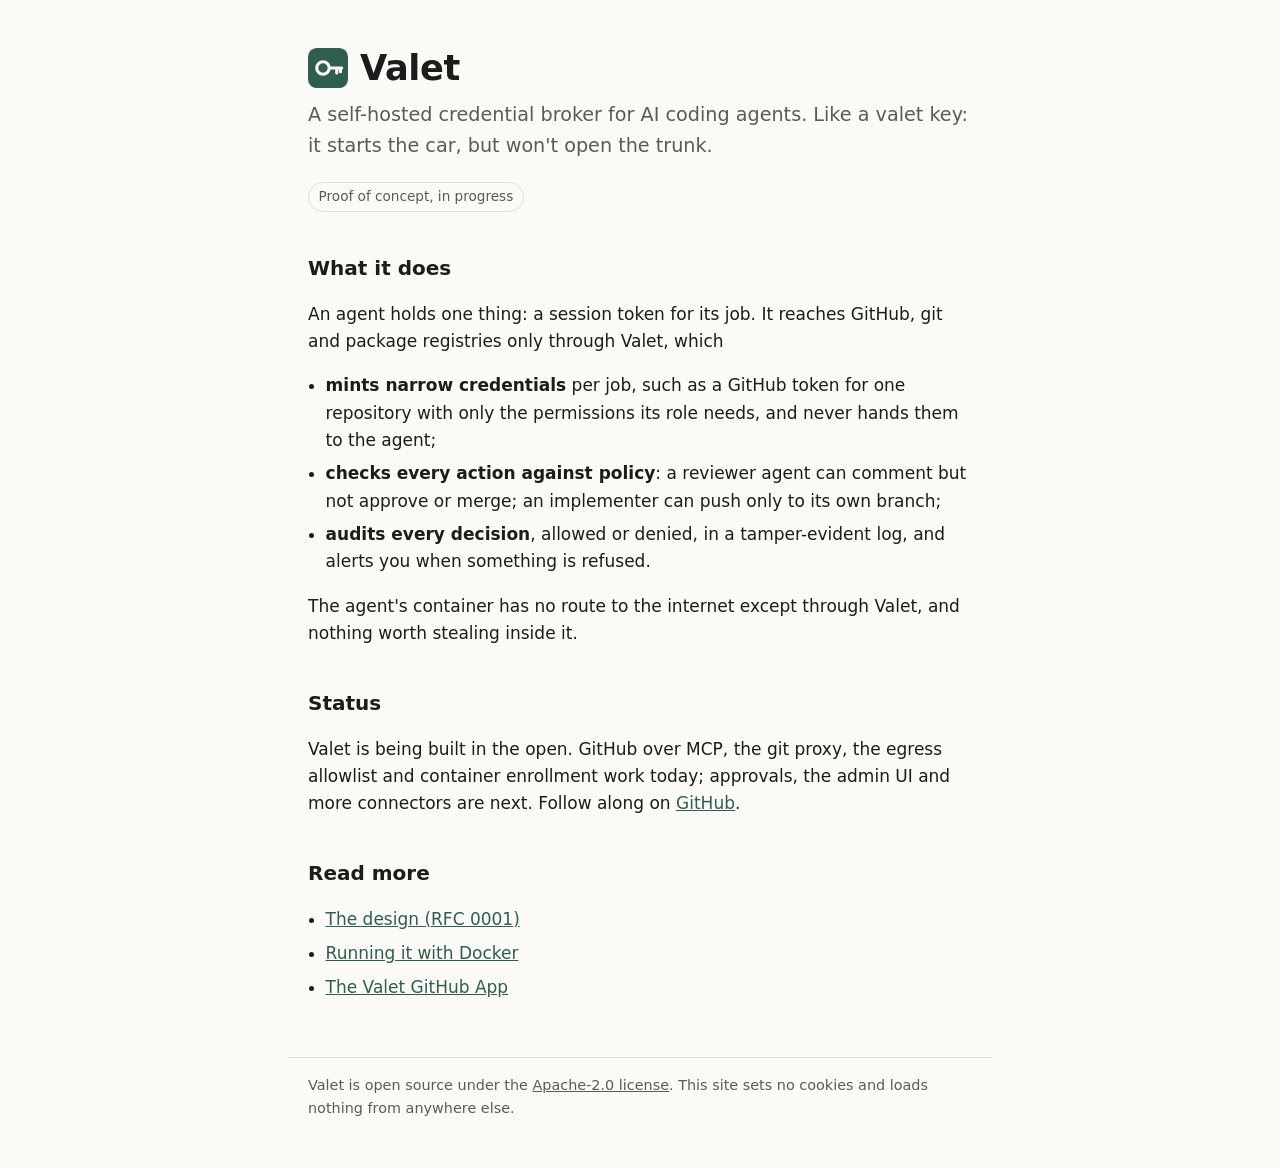
<file: site/index.html>
<!doctype html>
<html lang="en">
<head>
  <meta charset="utf-8">
  <meta name="viewport" content="width=device-width, initial-scale=1">
  <title>Valet: a credential broker for AI coding agents</title>
  <meta name="description" content="Agents hold one per-job token; Valet mints narrow credentials, checks every action against policy and audits every decision.">
  <link rel="icon" href="icon.svg" type="image/svg+xml">
  <link rel="stylesheet" href="style.css">
</head>
<body>
  <header>
    <a class="mark" href="./">
      <svg viewBox="0 0 64 64" aria-hidden="true"><rect width="64" height="64" rx="14" fill="#2f5d50"/><circle cx="24" cy="32" r="10" fill="none" stroke="#fbfaf7" stroke-width="5"/><path d="M34 32h20M46 32v8M52 32v6" fill="none" stroke="#fbfaf7" stroke-width="5" stroke-linecap="round"/></svg>
      <h1>Valet</h1>
    </a>
    <p class="tagline">A self-hosted credential broker for AI coding agents. Like a valet key: it starts the car, but won't open the trunk.</p>
    <span class="status">Proof of concept, in progress</span>
  </header>
  <main>
    <h2>What it does</h2>
    <p>An agent holds one thing: a session token for its job. It reaches GitHub, git and package registries only through Valet, which</p>
    <ul class="points">
      <li><strong>mints narrow credentials</strong> per job, such as a GitHub token for one repository with only the permissions its role needs, and never hands them to the agent;</li>
      <li><strong>checks every action against policy</strong>: a reviewer agent can comment but not approve or merge; an implementer can push only to its own branch;</li>
      <li><strong>audits every decision</strong>, allowed or denied, in a tamper-evident log, and alerts you when something is refused.</li>
    </ul>
    <p>The agent's container has no route to the internet except through Valet, and nothing worth stealing inside it.</p>

    <h2>Status</h2>
    <p>Valet is being built in the open. GitHub over MCP, the git proxy, the egress allowlist and container enrollment work today; approvals, the admin UI and more connectors are next. Follow along on <a href="https://github.com/xcwds/valet">GitHub</a>.</p>

    <h2>Read more</h2>
    <ul class="points">
      <li><a href="https://github.com/xcwds/valet/blob/main/docs/rfc/0001-design.md">The design (RFC 0001)</a></li>
      <li><a href="https://github.com/xcwds/valet/blob/main/docs/deploy.md">Running it with Docker</a></li>
      <li><a href="github-app/">The Valet GitHub App</a></li>
    </ul>
  </main>
  <footer>
    Valet is open source under the <a href="https://github.com/xcwds/valet/blob/main/LICENSE">Apache-2.0 license</a>. This site sets no cookies and loads nothing from anywhere else.
  </footer>
</body>
</html>
</file>
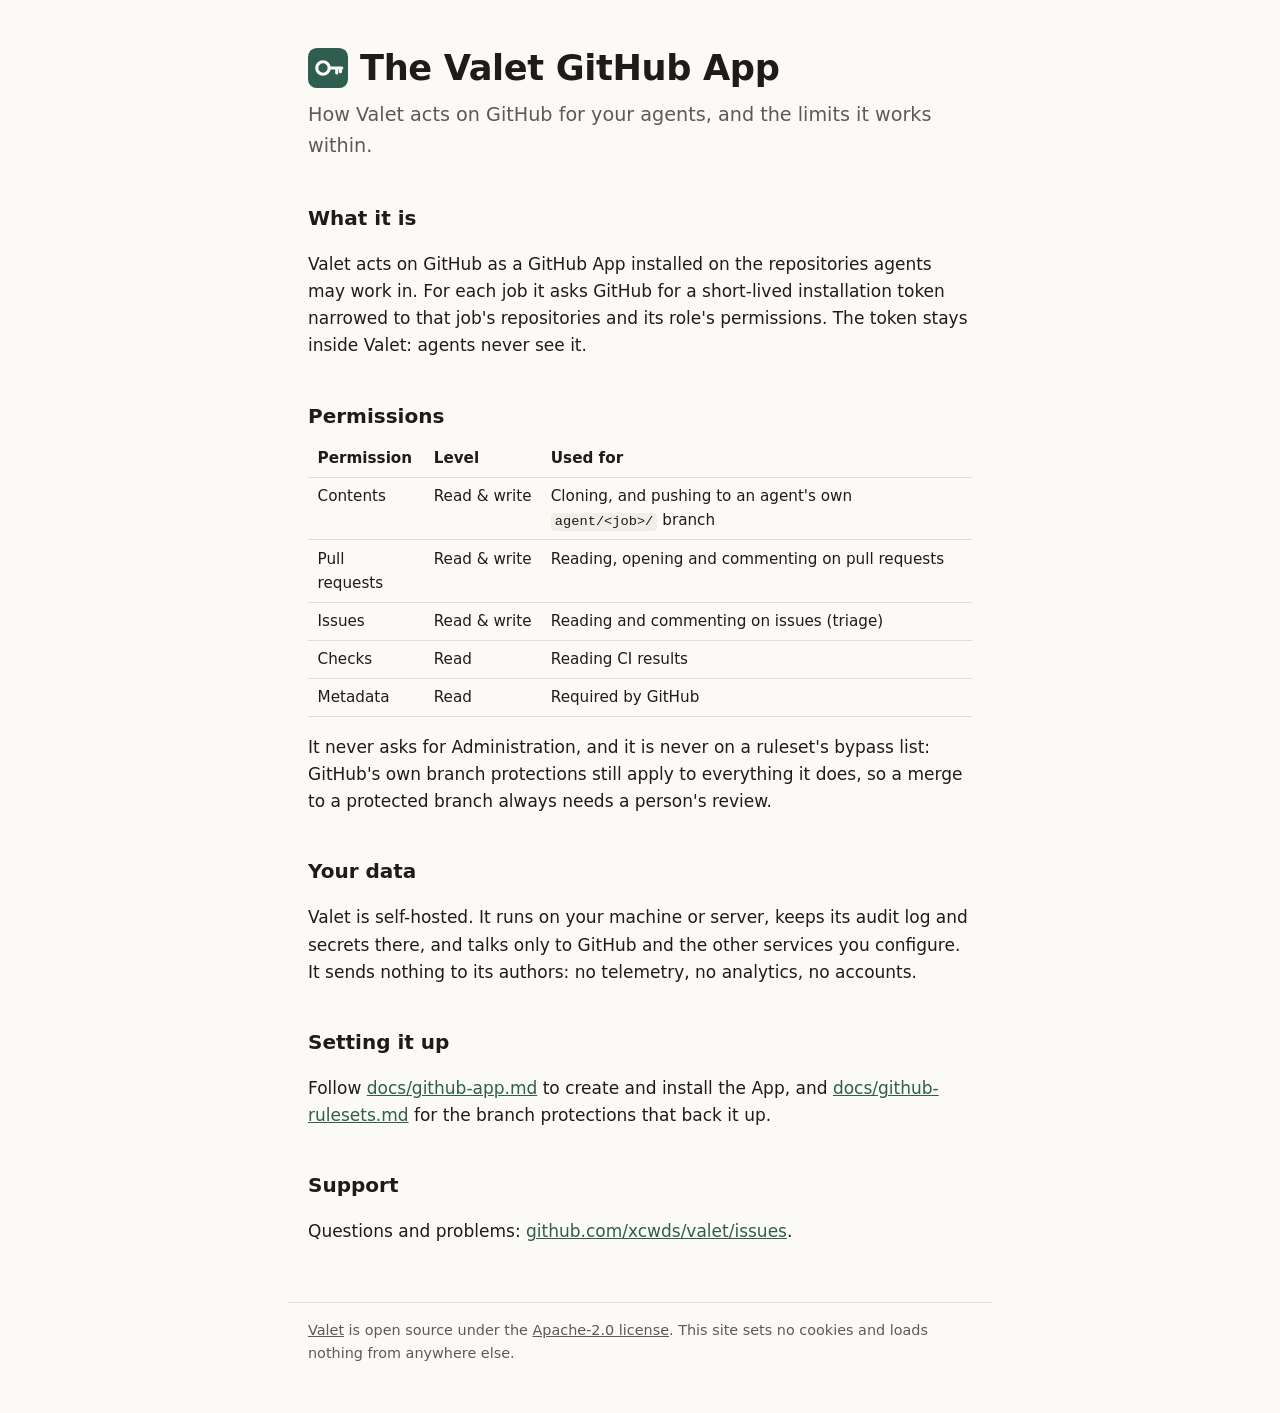
<file: site/github-app/index.html>
<!doctype html>
<html lang="en">
<head>
  <meta charset="utf-8">
  <meta name="viewport" content="width=device-width, initial-scale=1">
  <title>The Valet GitHub App</title>
  <meta name="description" content="What the Valet GitHub App can do, what it never can, and where your data goes.">
  <link rel="icon" href="../icon.svg" type="image/svg+xml">
  <link rel="stylesheet" href="../style.css">
</head>
<body>
  <header>
    <a class="mark" href="../">
      <svg viewBox="0 0 64 64" aria-hidden="true"><rect width="64" height="64" rx="14" fill="#2f5d50"/><circle cx="24" cy="32" r="10" fill="none" stroke="#fbfaf7" stroke-width="5"/><path d="M34 32h20M46 32v8M52 32v6" fill="none" stroke="#fbfaf7" stroke-width="5" stroke-linecap="round"/></svg>
      <h1>The Valet GitHub App</h1>
    </a>
    <p class="tagline">How Valet acts on GitHub for your agents, and the limits it works within.</p>
  </header>
  <main>
    <h2>What it is</h2>
    <p>Valet acts on GitHub as a GitHub App installed on the repositories agents may work in. For each job it asks GitHub for a short-lived installation token narrowed to that job's repositories and its role's permissions. The token stays inside Valet: agents never see it.</p>

    <h2>Permissions</h2>
    <table>
      <tr><th>Permission</th><th>Level</th><th>Used for</th></tr>
      <tr><td>Contents</td><td>Read &amp; write</td><td>Cloning, and pushing to an agent's own <code>agent/&lt;job&gt;/</code> branch</td></tr>
      <tr><td>Pull requests</td><td>Read &amp; write</td><td>Reading, opening and commenting on pull requests</td></tr>
      <tr><td>Issues</td><td>Read &amp; write</td><td>Reading and commenting on issues (triage)</td></tr>
      <tr><td>Checks</td><td>Read</td><td>Reading CI results</td></tr>
      <tr><td>Metadata</td><td>Read</td><td>Required by GitHub</td></tr>
    </table>
    <p>It never asks for Administration, and it is never on a ruleset's bypass list: GitHub's own branch protections still apply to everything it does, so a merge to a protected branch always needs a person's review.</p>

    <h2>Your data</h2>
    <p>Valet is self-hosted. It runs on your machine or server, keeps its audit log and secrets there, and talks only to GitHub and the other services you configure. It sends nothing to its authors: no telemetry, no analytics, no accounts.</p>

    <h2>Setting it up</h2>
    <p>Follow <a href="https://github.com/xcwds/valet/blob/main/docs/github-app.md">docs/github-app.md</a> to create and install the App, and <a href="https://github.com/xcwds/valet/blob/main/docs/github-rulesets.md">docs/github-rulesets.md</a> for the branch protections that back it up.</p>

    <h2>Support</h2>
    <p>Questions and problems: <a href="https://github.com/xcwds/valet/issues">github.com/xcwds/valet/issues</a>.</p>
  </main>
  <footer>
    <a href="../">Valet</a> is open source under the <a href="https://github.com/xcwds/valet/blob/main/LICENSE">Apache-2.0 license</a>. This site sets no cookies and loads nothing from anywhere else.
  </footer>
</body>
</html>
</file>
<file: site/style.css>
/* valet.xcwds.com: no scripts, fonts or third-party requests. */
:root {
  --bg: #fbfaf7;
  --fg: #1d1c1a;
  --muted: #5d5a54;
  --accent: #2f5d50;
  --rule: #e2ded6;
  --code-bg: #f1eee8;
  color-scheme: light dark;
}
@media (prefers-color-scheme: dark) {
  :root {
    --bg: #161716;
    --fg: #e8e6e1;
    --muted: #a5a29b;
    --accent: #8cc4b0;
    --rule: #2c2e2c;
    --code-bg: #222422;
  }
}
* { box-sizing: border-box; }
body {
  margin: 0;
  background: var(--bg);
  color: var(--fg);
  font: 17px/1.6 system-ui, -apple-system, "Segoe UI", Roboto, sans-serif;
}
main, header, footer { max-width: 44rem; margin: 0 auto; padding: 0 1.25rem; }
header { padding-top: 3rem; }
header .mark { display: flex; align-items: center; gap: 0.75rem; text-decoration: none; color: inherit; }
header svg { width: 2.5rem; height: 2.5rem; flex: none; }
h1 { font-size: 2.2rem; line-height: 1.15; margin: 0; letter-spacing: -0.01em; }
.tagline { font-size: 1.2rem; color: var(--muted); margin: 0.75rem 0 0; }
h2 { font-size: 1.25rem; margin: 2.5rem 0 0.5rem; }
a { color: var(--accent); }
code { font: 0.9em ui-monospace, SFMono-Regular, Menlo, monospace; background: var(--code-bg); padding: 0.1em 0.3em; border-radius: 4px; }
.status { display: inline-block; margin-top: 1.25rem; padding: 0.2rem 0.6rem; border: 1px solid var(--rule); border-radius: 999px; font-size: 0.85rem; color: var(--muted); }
ul.points { padding-left: 1.1rem; }
ul.points li { margin: 0.4rem 0; }
table { border-collapse: collapse; width: 100%; font-size: 0.95rem; }
td:nth-child(2), th:nth-child(2) { white-space: nowrap; }
th, td { text-align: left; padding: 0.4rem 0.6rem; border-bottom: 1px solid var(--rule); vertical-align: top; }
footer { margin-top: 3.5rem; padding-bottom: 3rem; border-top: 1px solid var(--rule); padding-top: 1rem; color: var(--muted); font-size: 0.9rem; }
footer a { color: inherit; }
</file>
